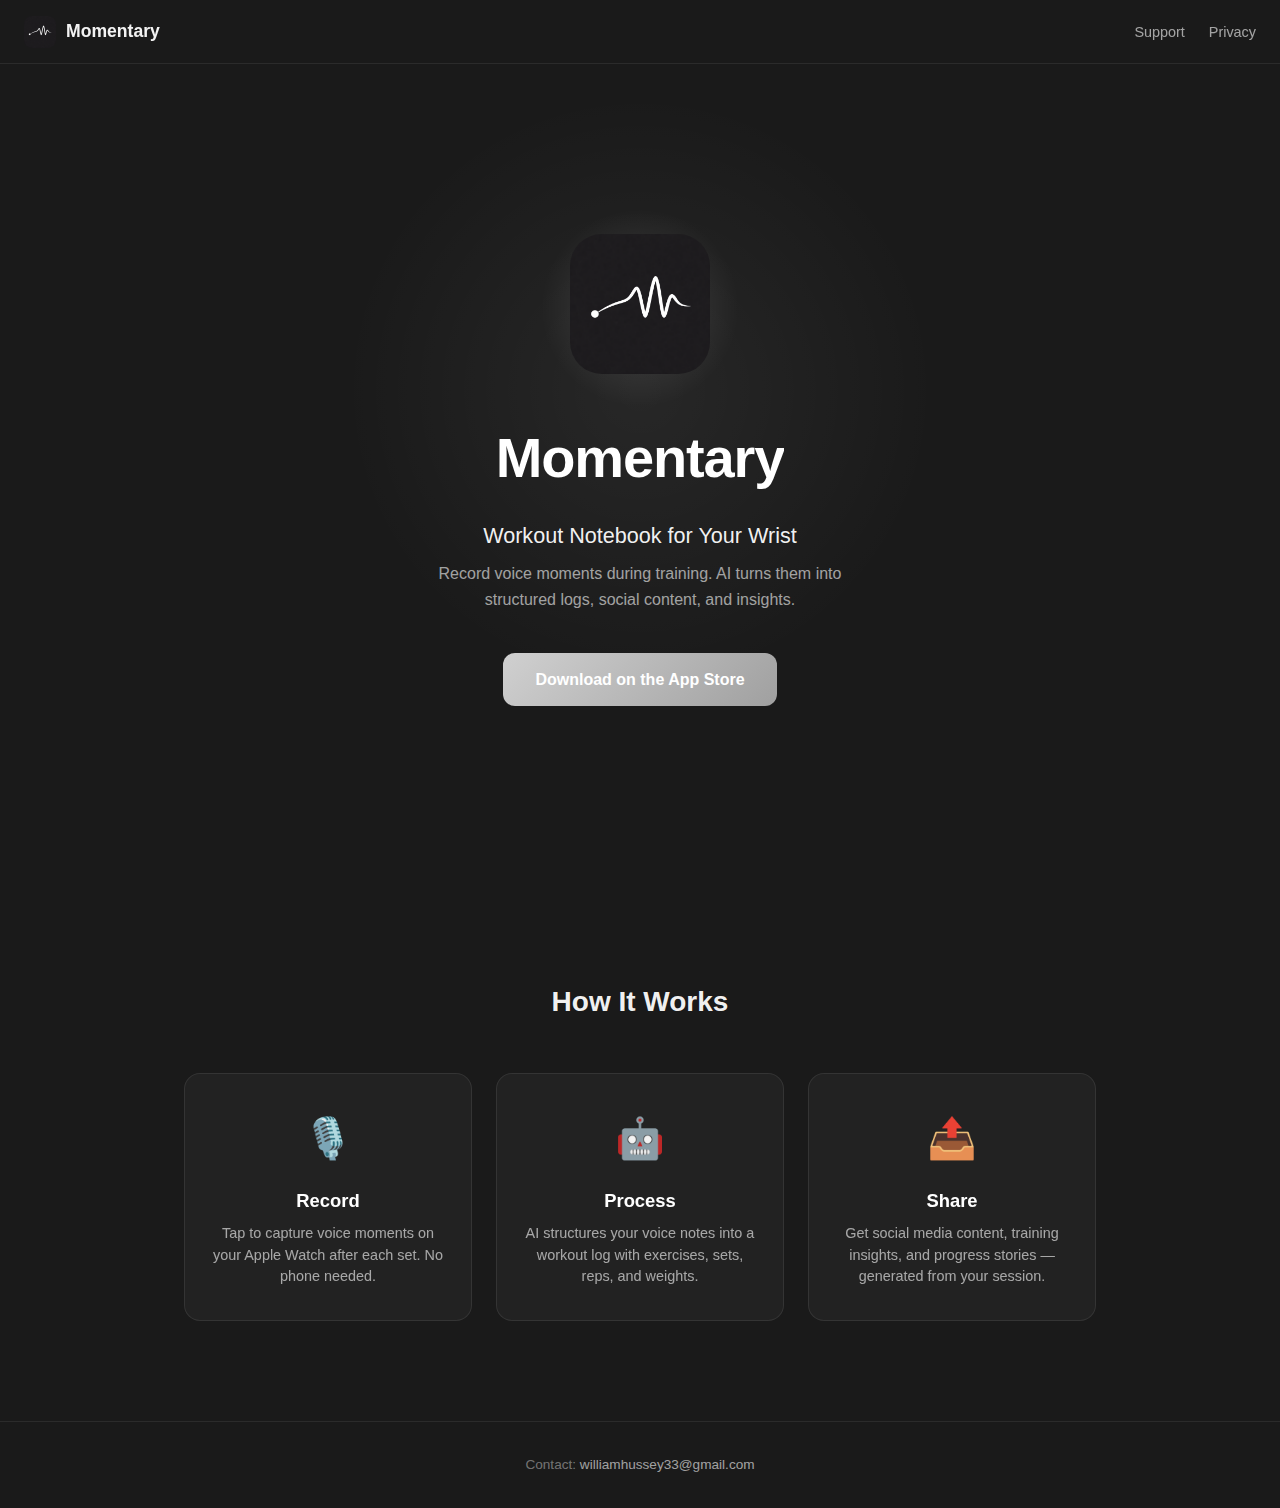
<file: index.html>
<!DOCTYPE html>
<html lang="en">
<head>
  <meta charset="UTF-8">
  <meta name="viewport" content="width=device-width, initial-scale=1.0">
  <title>Momentary - Workout Notebook for Your Wrist</title>
  <meta name="description" content="Start a workout on your Apple Watch. Log moments by voice. AI turns your training into structured logs, social content, and insights.">
  <link rel="icon" href="assets/logo.png" type="image/png">
  <link rel="stylesheet" href="style.css">
</head>
<body>

  <!-- Navbar -->
  <nav class="navbar">
    <a href="index.html" class="nav-brand">
      <img src="assets/logo.png" alt="Momentary logo">
      <span>Momentary</span>
    </a>
    <ul class="nav-links">
      <li><a href="support.html">Support</a></li>
      <li><a href="privacy.html">Privacy</a></li>
    </ul>
  </nav>

  <!-- Hero -->
  <section class="hero">
    <div class="hero-glow"></div>
    <div class="hero-logo-wrapper">
      <div class="hero-logo-glow"></div>
      <img src="assets/logo.png" alt="Momentary app icon" class="hero-logo">
    </div>
    <h1 class="hero-title">Momentary</h1>
    <p class="hero-tagline">Workout Notebook for Your Wrist</p>
    <p class="hero-subtitle">Record voice moments during training. AI turns them into structured logs, social content, and insights.</p>
    <a href="https://apps.apple.com/us/app/wristassist/id6758561450" class="app-store-badge">Download on the App Store</a>
  </section>

  <!-- Features -->
  <section class="features">
    <h2 class="features-heading">How It Works</h2>
    <div class="features-grid">
      <div class="feature-card">
        <span class="feature-icon">🎙️</span>
        <h3>Record</h3>
        <p>Tap to capture voice moments on your Apple Watch after each set. No phone needed.</p>
      </div>
      <div class="feature-card">
        <span class="feature-icon">🤖</span>
        <h3>Process</h3>
        <p>AI structures your voice notes into a workout log with exercises, sets, reps, and weights.</p>
      </div>
      <div class="feature-card">
        <span class="feature-icon">📤</span>
        <h3>Share</h3>
        <p>Get social media content, training insights, and progress stories — generated from your session.</p>
      </div>
    </div>
  </section>

  <!-- Footer -->
  <footer class="footer">
    <p>Contact: <a href="mailto:williamhussey33@gmail.com">williamhussey33@gmail.com</a></p>
  </footer>

</body>
</html>
</file>
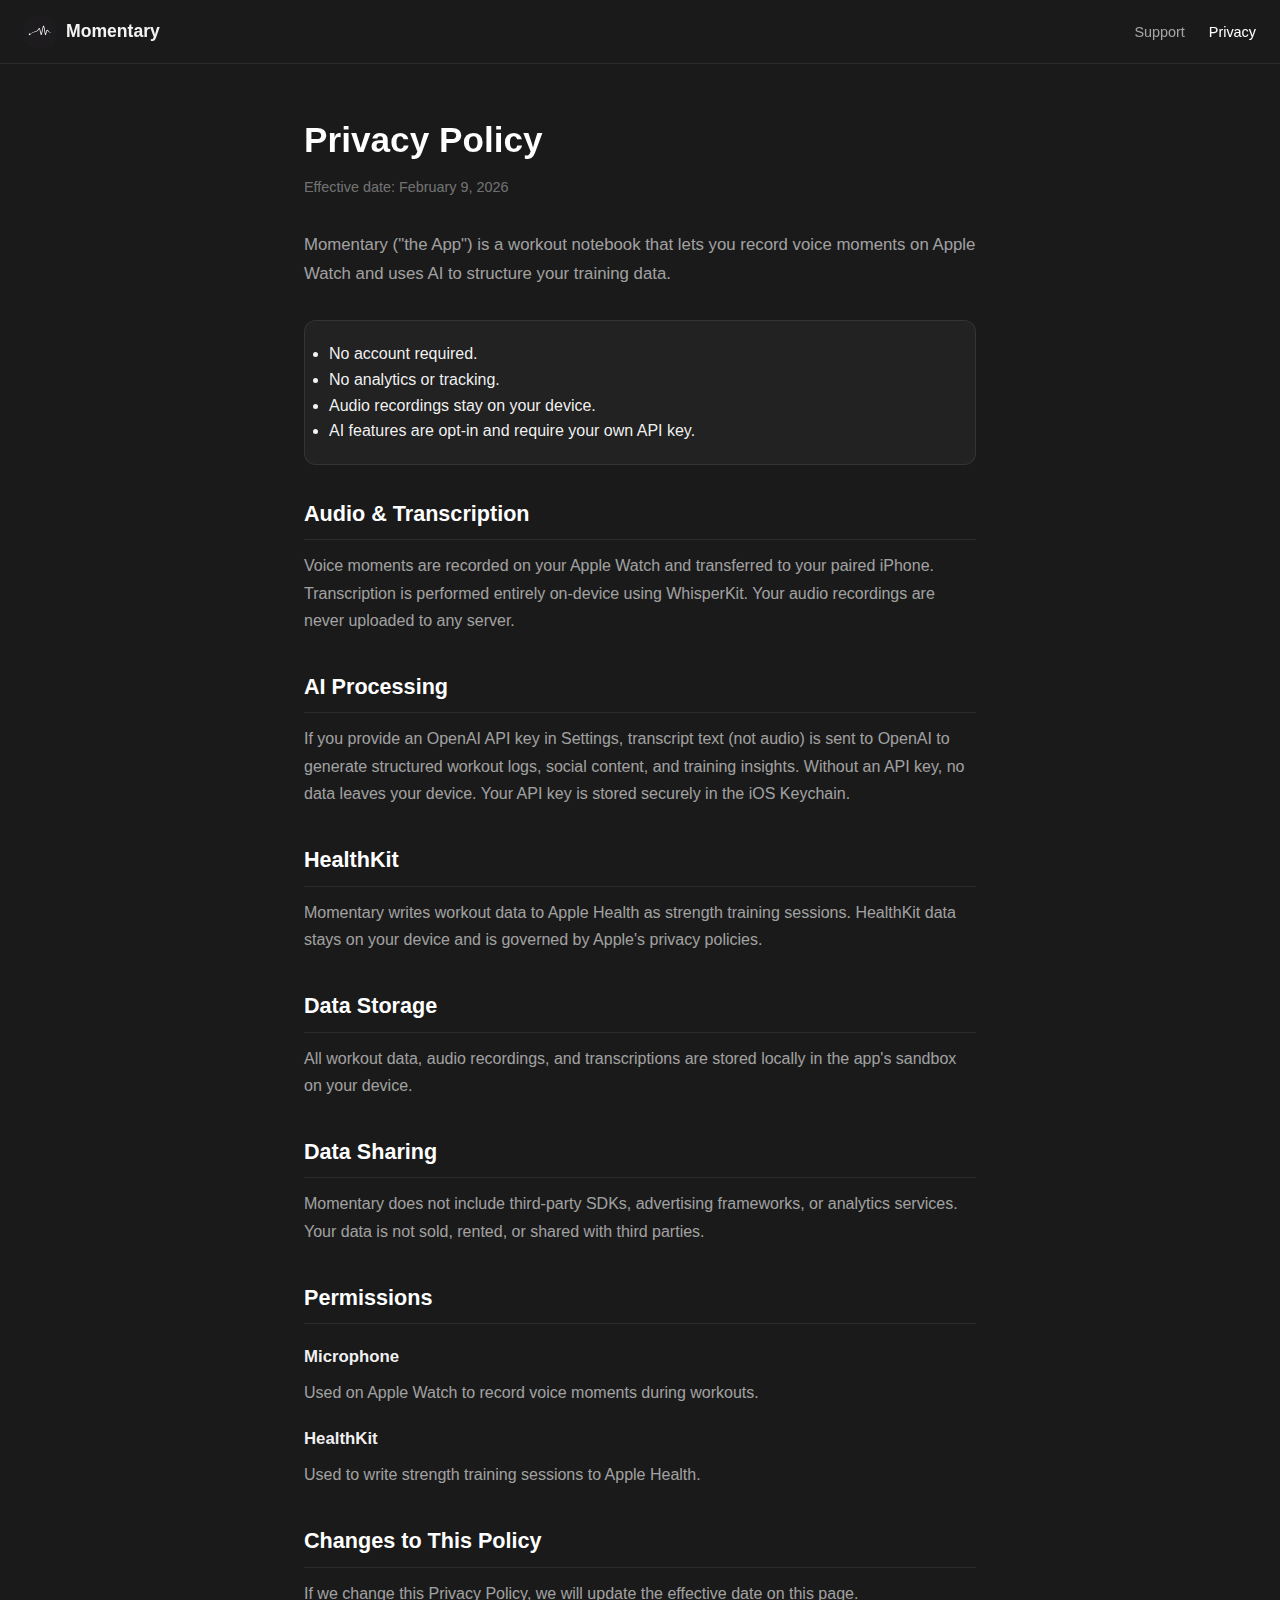
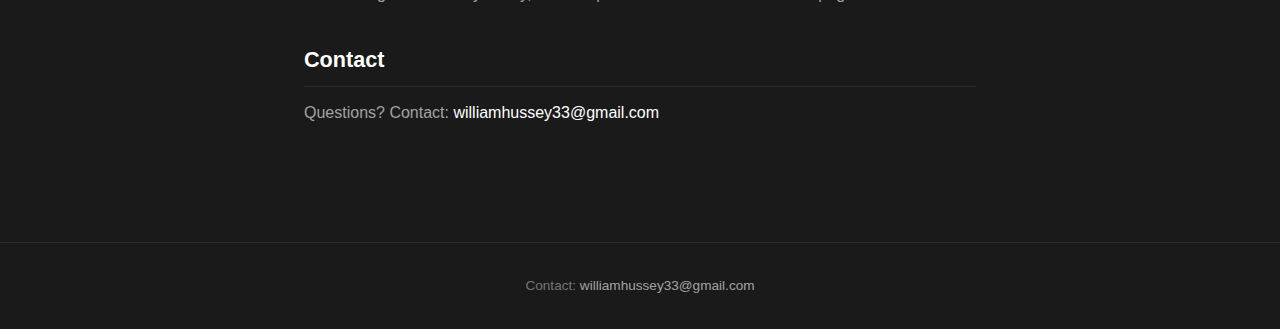
<file: privacy.html>
<!DOCTYPE html>
<html lang="en">
<head>
  <meta charset="UTF-8">
  <meta name="viewport" content="width=device-width, initial-scale=1.0">
  <title>Privacy Policy - Momentary</title>
  <meta name="description" content="Momentary Privacy Policy. Your data stays on your device.">
  <link rel="icon" href="assets/logo.png" type="image/png">
  <link rel="stylesheet" href="style.css">
</head>
<body>

  <!-- Navbar -->
  <nav class="navbar">
    <a href="index.html" class="nav-brand">
      <img src="assets/logo.png" alt="Momentary logo">
      <span>Momentary</span>
    </a>
    <ul class="nav-links">
      <li><a href="support.html">Support</a></li>
      <li><a href="privacy.html" class="active">Privacy</a></li>
    </ul>
  </nav>

  <!-- Content -->
  <main class="content-page">
    <h1>Privacy Policy</h1>
    <p class="effective-date">Effective date: February 9, 2026</p>
    <p class="intro">Momentary ("the App") is a workout notebook that lets you record voice moments on Apple Watch and uses AI to structure your training data.</p>

    <div class="summary-box">
      <ul>
        <li>No account required.</li>
        <li>No analytics or tracking.</li>
        <li>Audio recordings stay on your device.</li>
        <li>AI features are opt-in and require your own API key.</li>
      </ul>
    </div>

    <div class="content-section">
      <h2>Audio & Transcription</h2>
      <p>Voice moments are recorded on your Apple Watch and transferred to your paired iPhone. Transcription is performed entirely on-device using WhisperKit. Your audio recordings are never uploaded to any server.</p>
    </div>

    <div class="content-section">
      <h2>AI Processing</h2>
      <p>If you provide an OpenAI API key in Settings, transcript text (not audio) is sent to OpenAI to generate structured workout logs, social content, and training insights. Without an API key, no data leaves your device. Your API key is stored securely in the iOS Keychain.</p>
    </div>

    <div class="content-section">
      <h2>HealthKit</h2>
      <p>Momentary writes workout data to Apple Health as strength training sessions. HealthKit data stays on your device and is governed by Apple's privacy policies.</p>
    </div>

    <div class="content-section">
      <h2>Data Storage</h2>
      <p>All workout data, audio recordings, and transcriptions are stored locally in the app's sandbox on your device.</p>
    </div>

    <div class="content-section">
      <h2>Data Sharing</h2>
      <p>Momentary does not include third-party SDKs, advertising frameworks, or analytics services. Your data is not sold, rented, or shared with third parties.</p>
    </div>

    <div class="content-section">
      <h2>Permissions</h2>
      <h3>Microphone</h3>
      <p>Used on Apple Watch to record voice moments during workouts.</p>
      <h3>HealthKit</h3>
      <p>Used to write strength training sessions to Apple Health.</p>
    </div>

    <div class="content-section">
      <h2>Changes to This Policy</h2>
      <p>If we change this Privacy Policy, we will update the effective date on this page.</p>
    </div>

    <div class="content-section">
      <h2>Contact</h2>
      <p>Questions? Contact: <a href="mailto:williamhussey33@gmail.com">williamhussey33@gmail.com</a></p>
    </div>
  </main>

  <!-- Footer -->
  <footer class="footer">
    <p>Contact: <a href="mailto:williamhussey33@gmail.com">williamhussey33@gmail.com</a></p>
  </footer>

</body>
</html>
</file>
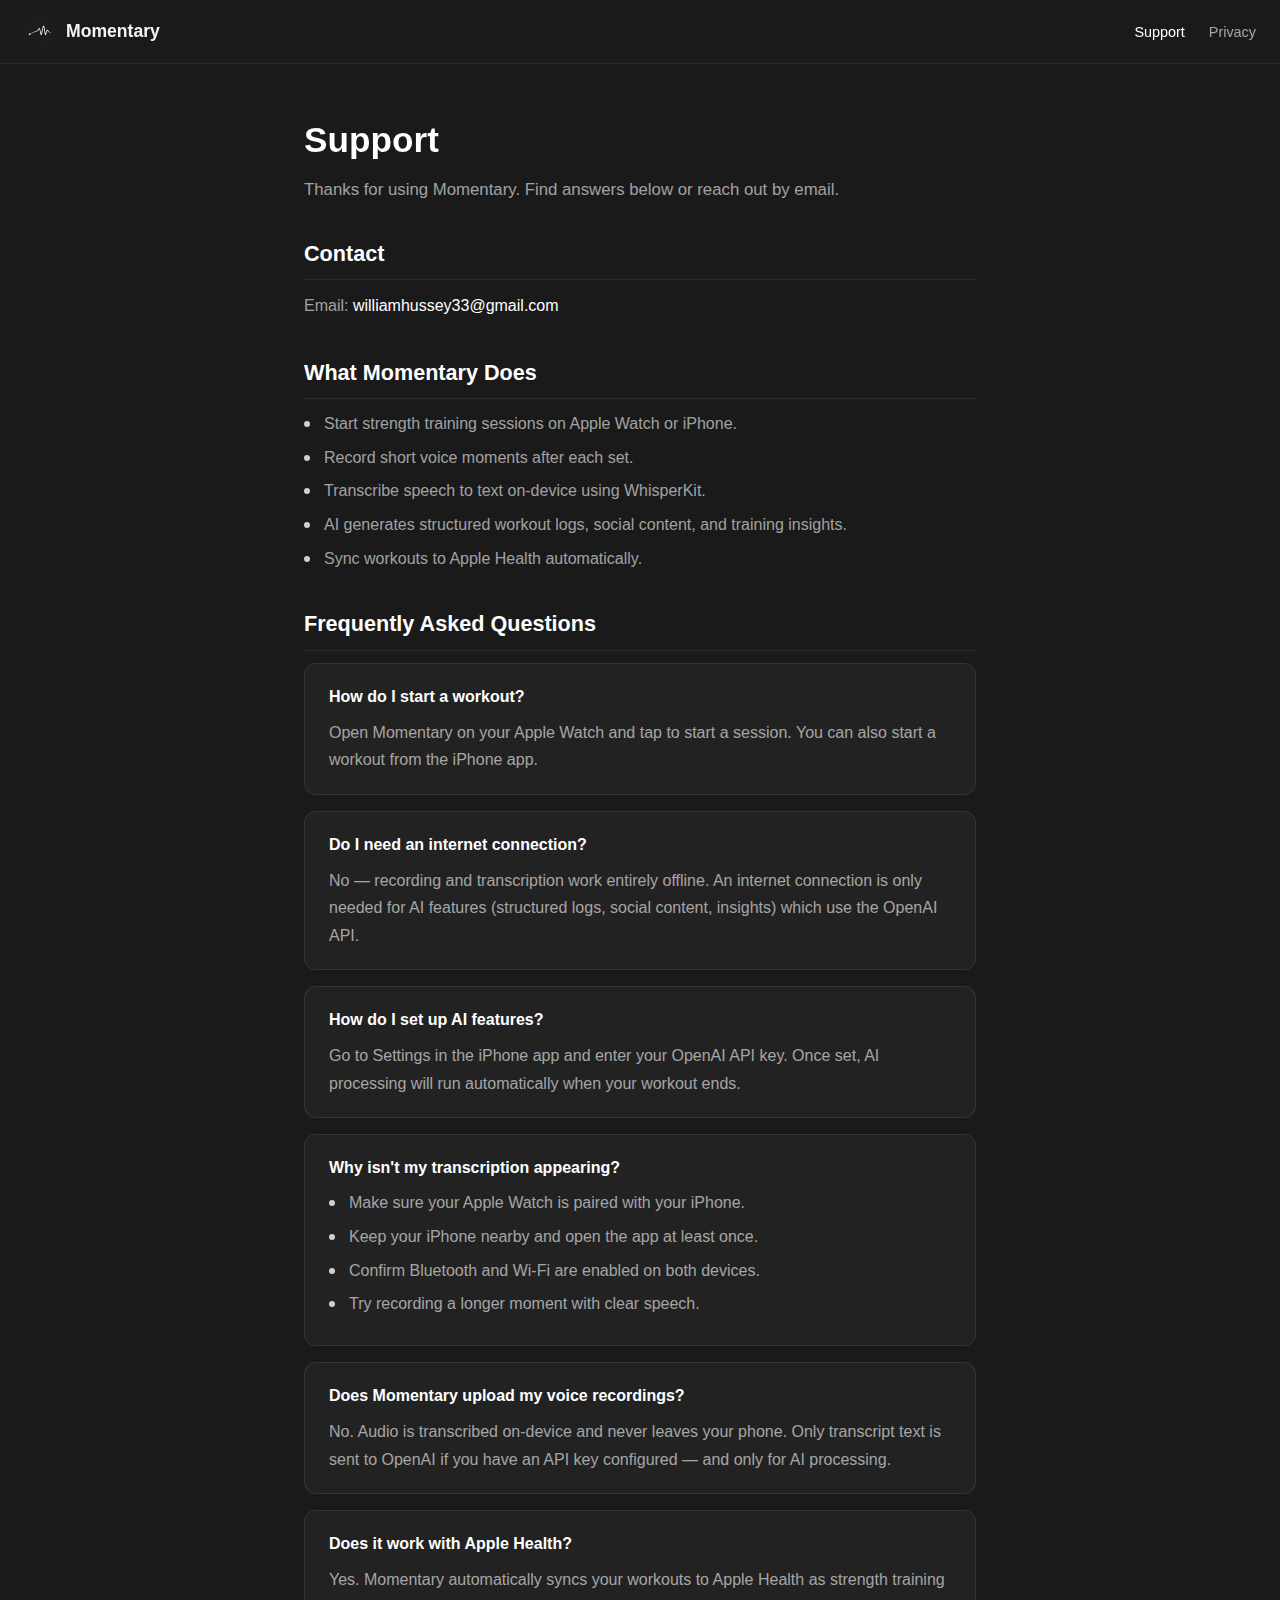
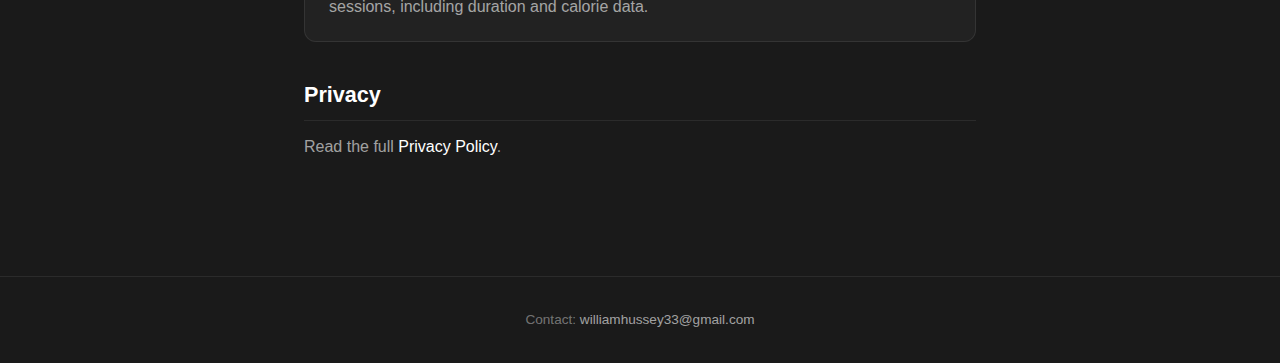
<file: support.html>
<!DOCTYPE html>
<html lang="en">
<head>
  <meta charset="UTF-8">
  <meta name="viewport" content="width=device-width, initial-scale=1.0">
  <title>Support - Momentary</title>
  <meta name="description" content="Momentary support and frequently asked questions.">
  <link rel="icon" href="assets/logo.png" type="image/png">
  <link rel="stylesheet" href="style.css">
</head>
<body>

  <!-- Navbar -->
  <nav class="navbar">
    <a href="index.html" class="nav-brand">
      <img src="assets/logo.png" alt="Momentary logo">
      <span>Momentary</span>
    </a>
    <ul class="nav-links">
      <li><a href="support.html" class="active">Support</a></li>
      <li><a href="privacy.html">Privacy</a></li>
    </ul>
  </nav>

  <!-- Content -->
  <main class="content-page">
    <h1>Support</h1>
    <p class="intro">Thanks for using Momentary. Find answers below or reach out by email.</p>

    <div class="content-section">
      <h2>Contact</h2>
      <p>Email: <a href="mailto:williamhussey33@gmail.com">williamhussey33@gmail.com</a></p>
    </div>

    <div class="content-section">
      <h2>What Momentary Does</h2>
      <ul>
        <li>Start strength training sessions on Apple Watch or iPhone.</li>
        <li>Record short voice moments after each set.</li>
        <li>Transcribe speech to text on-device using WhisperKit.</li>
        <li>AI generates structured workout logs, social content, and training insights.</li>
        <li>Sync workouts to Apple Health automatically.</li>
      </ul>
    </div>

    <div class="content-section">
      <h2>Frequently Asked Questions</h2>

      <div class="faq-item">
        <h3>How do I start a workout?</h3>
        <p>Open Momentary on your Apple Watch and tap to start a session. You can also start a workout from the iPhone app.</p>
      </div>

      <div class="faq-item">
        <h3>Do I need an internet connection?</h3>
        <p>No — recording and transcription work entirely offline. An internet connection is only needed for AI features (structured logs, social content, insights) which use the OpenAI API.</p>
      </div>

      <div class="faq-item">
        <h3>How do I set up AI features?</h3>
        <p>Go to Settings in the iPhone app and enter your OpenAI API key. Once set, AI processing will run automatically when your workout ends.</p>
      </div>

      <div class="faq-item">
        <h3>Why isn't my transcription appearing?</h3>
        <ul>
          <li>Make sure your Apple Watch is paired with your iPhone.</li>
          <li>Keep your iPhone nearby and open the app at least once.</li>
          <li>Confirm Bluetooth and Wi-Fi are enabled on both devices.</li>
          <li>Try recording a longer moment with clear speech.</li>
        </ul>
      </div>

      <div class="faq-item">
        <h3>Does Momentary upload my voice recordings?</h3>
        <p>No. Audio is transcribed on-device and never leaves your phone. Only transcript text is sent to OpenAI if you have an API key configured — and only for AI processing.</p>
      </div>

      <div class="faq-item">
        <h3>Does it work with Apple Health?</h3>
        <p>Yes. Momentary automatically syncs your workouts to Apple Health as strength training sessions, including duration and calorie data.</p>
      </div>
    </div>

    <div class="content-section">
      <h2>Privacy</h2>
      <p>Read the full <a href="privacy.html">Privacy Policy</a>.</p>
    </div>
  </main>

  <!-- Footer -->
  <footer class="footer">
    <p>Contact: <a href="mailto:williamhussey33@gmail.com">williamhussey33@gmail.com</a></p>
  </footer>

</body>
</html>
</file>
<file: style.css>
/* ===== CSS Variables ===== */
:root {
  --bg-primary: #1a1a1a;
  --bg-secondary: #2a2a2a;
  --accent-bright: #ffffff;
  --accent-primary: #d0d0d0;
  --accent-vivid: #ffffff;
  --accent-deep: #a0a0a0;
  --text-high: rgba(255, 255, 255, 0.95);
  --text-mid: rgba(255, 255, 255, 0.6);
  --text-low: rgba(255, 255, 255, 0.4);
  --card-bg: rgba(255, 255, 255, 0.04);
  --card-border: rgba(255, 255, 255, 0.08);
  --nav-height: 64px;
}

/* ===== Reset ===== */
*, *::before, *::after {
  margin: 0;
  padding: 0;
  box-sizing: border-box;
}

html {
  scroll-behavior: smooth;
}

body {
  font-family: -apple-system, BlinkMacSystemFont, 'SF Pro Display', 'Segoe UI', Roboto, Helvetica, Arial, sans-serif;
  background: var(--bg-primary);
  color: var(--text-high);
  line-height: 1.6;
  min-height: 100vh;
  -webkit-font-smoothing: antialiased;
  -moz-osx-font-smoothing: grayscale;
}

a {
  color: var(--accent-bright);
  text-decoration: none;
  transition: color 0.2s;
}

a:hover {
  color: var(--accent-vivid);
}

/* ===== Frosted Glass Navbar ===== */
.navbar {
  position: fixed;
  top: 0;
  left: 0;
  right: 0;
  height: var(--nav-height);
  display: flex;
  align-items: center;
  justify-content: space-between;
  padding: 0 24px;
  background: rgba(26, 26, 26, 0.8);
  backdrop-filter: blur(20px);
  -webkit-backdrop-filter: blur(20px);
  border-bottom: 1px solid var(--card-border);
  z-index: 100;
}

.nav-brand {
  display: flex;
  align-items: center;
  gap: 10px;
  text-decoration: none;
  color: var(--text-high);
}

.nav-brand img {
  width: 32px;
  height: 32px;
  border-radius: 8px;
}

.nav-brand span {
  font-size: 1.1rem;
  font-weight: 600;
}

.nav-links {
  display: flex;
  gap: 24px;
  list-style: none;
}

.nav-links a {
  color: var(--text-mid);
  font-size: 0.9rem;
  font-weight: 500;
  transition: color 0.2s;
}

.nav-links a:hover,
.nav-links a.active {
  color: var(--accent-bright);
}

/* ===== Hero Section ===== */
.hero {
  position: relative;
  display: flex;
  flex-direction: column;
  align-items: center;
  justify-content: center;
  min-height: 100vh;
  padding: 120px 24px 80px;
  text-align: center;
  overflow: hidden;
}

.hero-glow {
  position: absolute;
  top: 50%;
  left: 50%;
  transform: translate(-50%, -60%);
  width: 600px;
  height: 600px;
  border-radius: 50%;
  background: radial-gradient(circle, rgba(255, 255, 255, 0.06) 0%, transparent 70%);
  animation: heroGlow 4s ease-in-out infinite alternate;
  pointer-events: none;
}

.hero-logo-wrapper {
  position: relative;
  margin-bottom: 32px;
  animation: float 4s ease-in-out infinite;
}

.hero-logo-glow {
  position: absolute;
  top: 50%;
  left: 50%;
  transform: translate(-50%, -50%);
  width: 200px;
  height: 200px;
  border-radius: 50%;
  background: radial-gradient(circle, rgba(255, 255, 255, 0.15) 0%, transparent 70%);
  animation: logoGlow 3s ease-in-out infinite alternate;
  pointer-events: none;
}

.hero-logo {
  position: relative;
  width: 140px;
  height: 140px;
  border-radius: 32px;
  z-index: 1;
}

.hero-title {
  font-size: 3.5rem;
  font-weight: 700;
  letter-spacing: -0.02em;
  background: linear-gradient(135deg, var(--accent-bright), var(--accent-vivid), var(--accent-primary), var(--accent-bright));
  background-size: 300% 300%;
  -webkit-background-clip: text;
  background-clip: text;
  -webkit-text-fill-color: transparent;
  animation: gradientShift 6s ease infinite;
  margin-bottom: 16px;
}

.hero-tagline {
  font-size: 1.35rem;
  color: var(--text-high);
  font-weight: 500;
  margin-bottom: 8px;
}

.hero-subtitle {
  font-size: 1rem;
  color: var(--text-mid);
  max-width: 440px;
  margin-bottom: 40px;
}

.app-store-badge {
  display: inline-block;
  padding: 14px 32px;
  background: linear-gradient(135deg, var(--accent-primary), var(--accent-deep));
  color: white;
  font-weight: 600;
  font-size: 1rem;
  border-radius: 12px;
  transition: transform 0.2s, box-shadow 0.2s;
}

.app-store-badge:hover {
  transform: translateY(-2px);
  box-shadow: 0 8px 24px rgba(255, 255, 255, 0.15);
  color: white;
}

/* ===== Feature Cards ===== */
.features {
  padding: 80px 24px 100px;
  max-width: 960px;
  margin: 0 auto;
}

.features-heading {
  text-align: center;
  font-size: 1.75rem;
  font-weight: 600;
  margin-bottom: 48px;
  color: var(--text-high);
}

.features-grid {
  display: grid;
  grid-template-columns: repeat(3, 1fr);
  gap: 24px;
}

.feature-card {
  background: var(--card-bg);
  border: 1px solid var(--card-border);
  border-radius: 16px;
  padding: 32px 24px;
  text-align: center;
  transition: transform 0.3s ease, box-shadow 0.3s ease, border-color 0.3s ease;
  backdrop-filter: blur(10px);
  -webkit-backdrop-filter: blur(10px);
}

.feature-card:hover {
  transform: translateY(-6px);
  border-color: rgba(255, 255, 255, 0.15);
  box-shadow: 0 12px 40px rgba(255, 255, 255, 0.05);
}

.feature-icon {
  font-size: 2.5rem;
  margin-bottom: 16px;
  display: block;
}

.feature-card h3 {
  font-size: 1.15rem;
  font-weight: 600;
  margin-bottom: 8px;
  color: var(--accent-bright);
}

.feature-card p {
  font-size: 0.9rem;
  color: var(--text-mid);
  line-height: 1.5;
}

/* ===== Content Pages (Privacy, Support) ===== */
.content-page {
  max-width: 720px;
  margin: 0 auto;
  padding: calc(var(--nav-height) + 48px) 24px 80px;
}

.content-page h1 {
  font-size: 2.2rem;
  font-weight: 700;
  margin-bottom: 8px;
  background: linear-gradient(135deg, var(--accent-bright), var(--accent-vivid));
  -webkit-background-clip: text;
  background-clip: text;
  -webkit-text-fill-color: transparent;
}

.content-page .effective-date {
  color: var(--text-low);
  font-size: 0.9rem;
  margin-bottom: 32px;
}

.content-page .intro {
  color: var(--text-mid);
  font-size: 1.05rem;
  margin-bottom: 32px;
  line-height: 1.7;
}

.content-section {
  margin-bottom: 36px;
}

.content-section h2 {
  font-size: 1.35rem;
  font-weight: 600;
  color: var(--accent-bright);
  margin-bottom: 12px;
  padding-bottom: 8px;
  border-bottom: 1px solid var(--card-border);
}

.content-section h3 {
  font-size: 1.05rem;
  font-weight: 600;
  color: var(--text-high);
  margin-bottom: 8px;
  margin-top: 20px;
}

.content-section p {
  color: var(--text-mid);
  margin-bottom: 12px;
  line-height: 1.7;
}

.content-section ul {
  list-style: none;
  padding-left: 0;
  margin-bottom: 12px;
}

.content-section ul li {
  color: var(--text-mid);
  padding-left: 20px;
  position: relative;
  margin-bottom: 8px;
  line-height: 1.6;
}

.content-section ul li::before {
  content: '';
  position: absolute;
  left: 0;
  top: 10px;
  width: 6px;
  height: 6px;
  border-radius: 50%;
  background: var(--accent-primary);
}

/* Summary highlight box */
.summary-box {
  background: var(--card-bg);
  border: 1px solid var(--card-border);
  border-radius: 12px;
  padding: 20px 24px;
  margin-bottom: 32px;
}

.summary-box ul li::before {
  background: var(--accent-bright);
}

/* FAQ styling */
.faq-item {
  background: var(--card-bg);
  border: 1px solid var(--card-border);
  border-radius: 12px;
  padding: 20px 24px;
  margin-bottom: 16px;
}

.faq-item h3 {
  color: var(--accent-bright);
  margin-top: 0;
  margin-bottom: 10px;
  font-size: 1rem;
}

.faq-item p,
.faq-item ul {
  margin-bottom: 0;
}

/* ===== Footer ===== */
.footer {
  text-align: center;
  padding: 32px 24px;
  border-top: 1px solid var(--card-border);
  color: var(--text-low);
  font-size: 0.85rem;
}

.footer a {
  color: var(--text-mid);
}

.footer a:hover {
  color: var(--accent-bright);
}

/* ===== Animations ===== */
@keyframes heroGlow {
  0% { opacity: 0.5; transform: translate(-50%, -60%) scale(1); }
  100% { opacity: 1; transform: translate(-50%, -60%) scale(1.1); }
}

@keyframes logoGlow {
  0% { opacity: 0.4; transform: translate(-50%, -50%) scale(0.9); }
  100% { opacity: 1; transform: translate(-50%, -50%) scale(1.1); }
}

@keyframes float {
  0%, 100% { transform: translateY(0); }
  50% { transform: translateY(-10px); }
}

@keyframes gradientShift {
  0% { background-position: 0% 50%; }
  50% { background-position: 100% 50%; }
  100% { background-position: 0% 50%; }
}

/* ===== Reduced Motion ===== */
@media (prefers-reduced-motion: reduce) {
  .hero-glow,
  .hero-logo-glow,
  .hero-logo-wrapper,
  .hero-title {
    animation: none;
  }
  .feature-card {
    transition: none;
  }
  .app-store-badge {
    transition: none;
  }
}

/* ===== Responsive ===== */
@media (max-width: 768px) {
  .hero-title {
    font-size: 2.5rem;
  }

  .hero-tagline {
    font-size: 1.15rem;
  }

  .hero-logo {
    width: 110px;
    height: 110px;
    border-radius: 24px;
  }

  .features-grid {
    grid-template-columns: 1fr;
    gap: 16px;
  }

  .feature-card {
    padding: 24px 20px;
  }

  .nav-links {
    gap: 16px;
  }

  .navbar {
    padding: 0 16px;
  }
}

@media (max-width: 480px) {
  .hero-title {
    font-size: 2rem;
  }

  .hero-tagline {
    font-size: 1rem;
  }

  .hero-subtitle {
    font-size: 0.9rem;
  }

  .hero-logo {
    width: 90px;
    height: 90px;
    border-radius: 20px;
  }

  .nav-brand span {
    display: none;
  }

  .content-page h1 {
    font-size: 1.75rem;
  }
}
</file>
